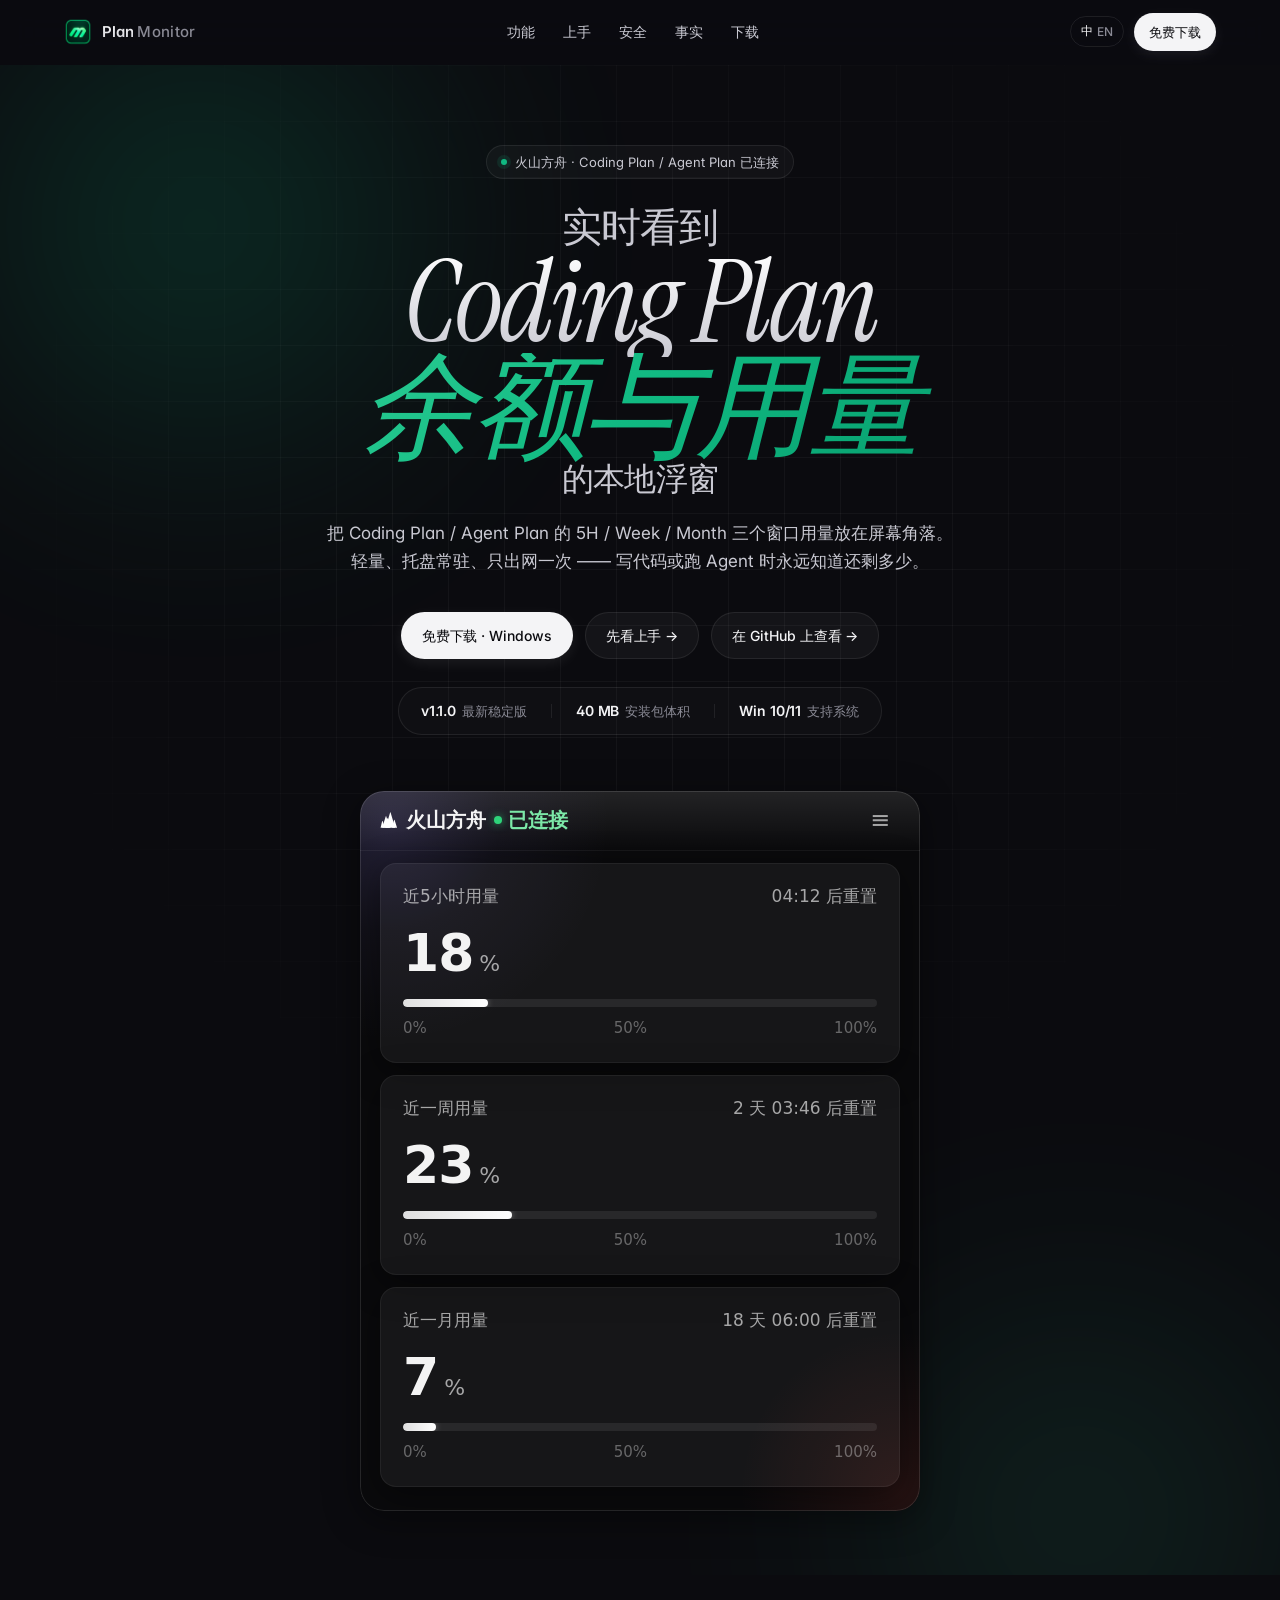
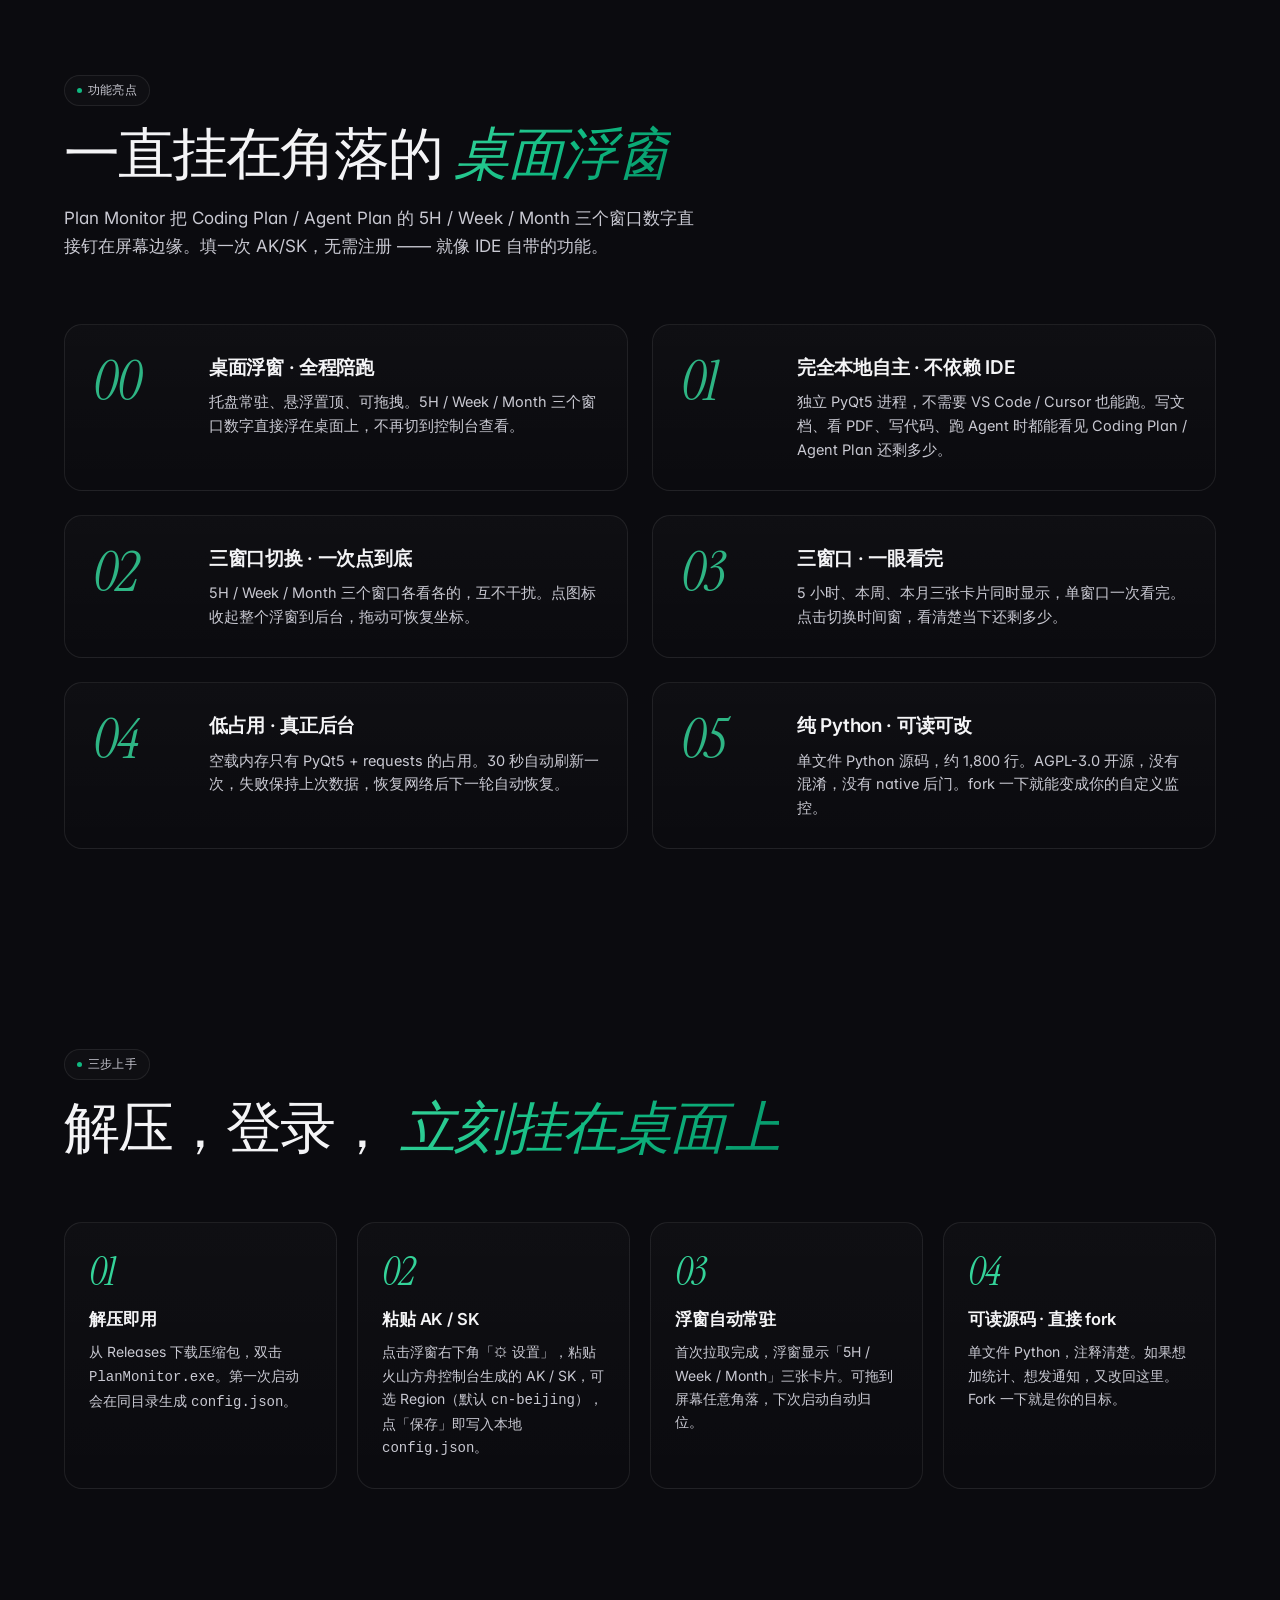
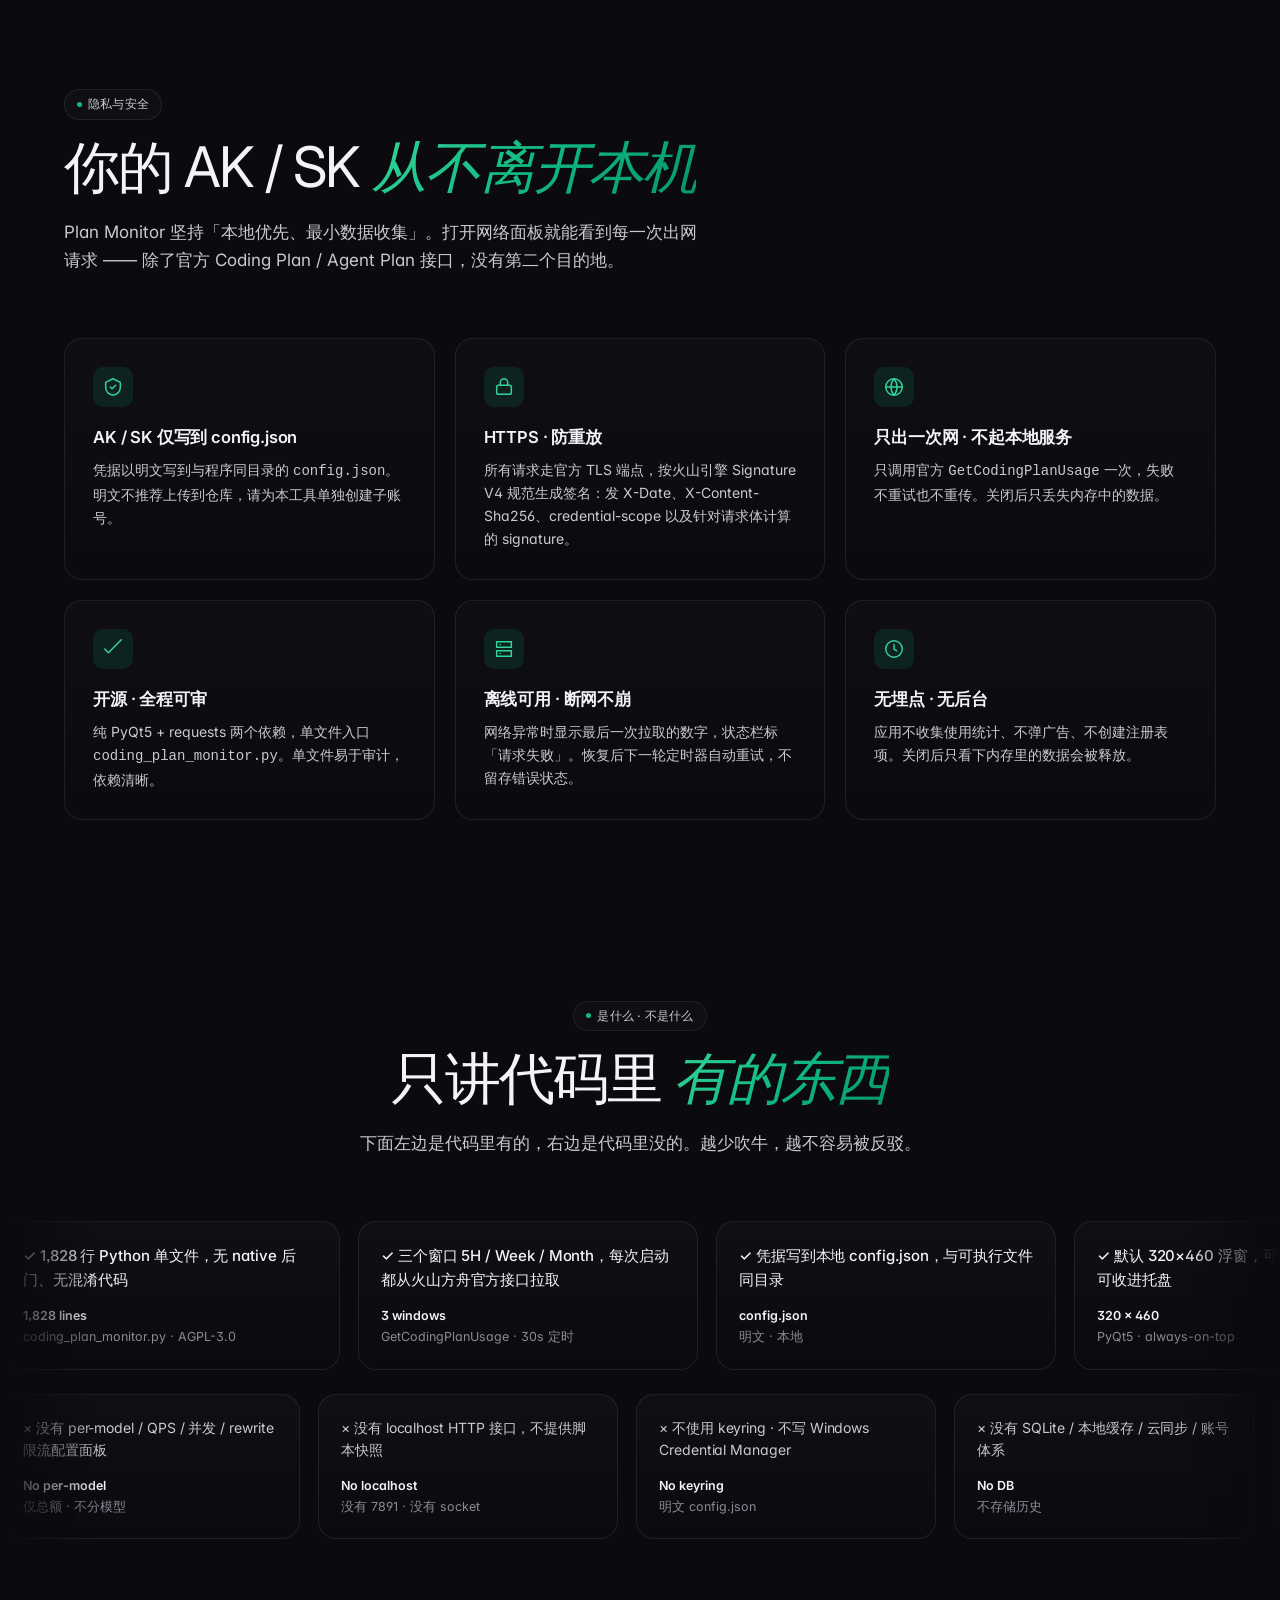
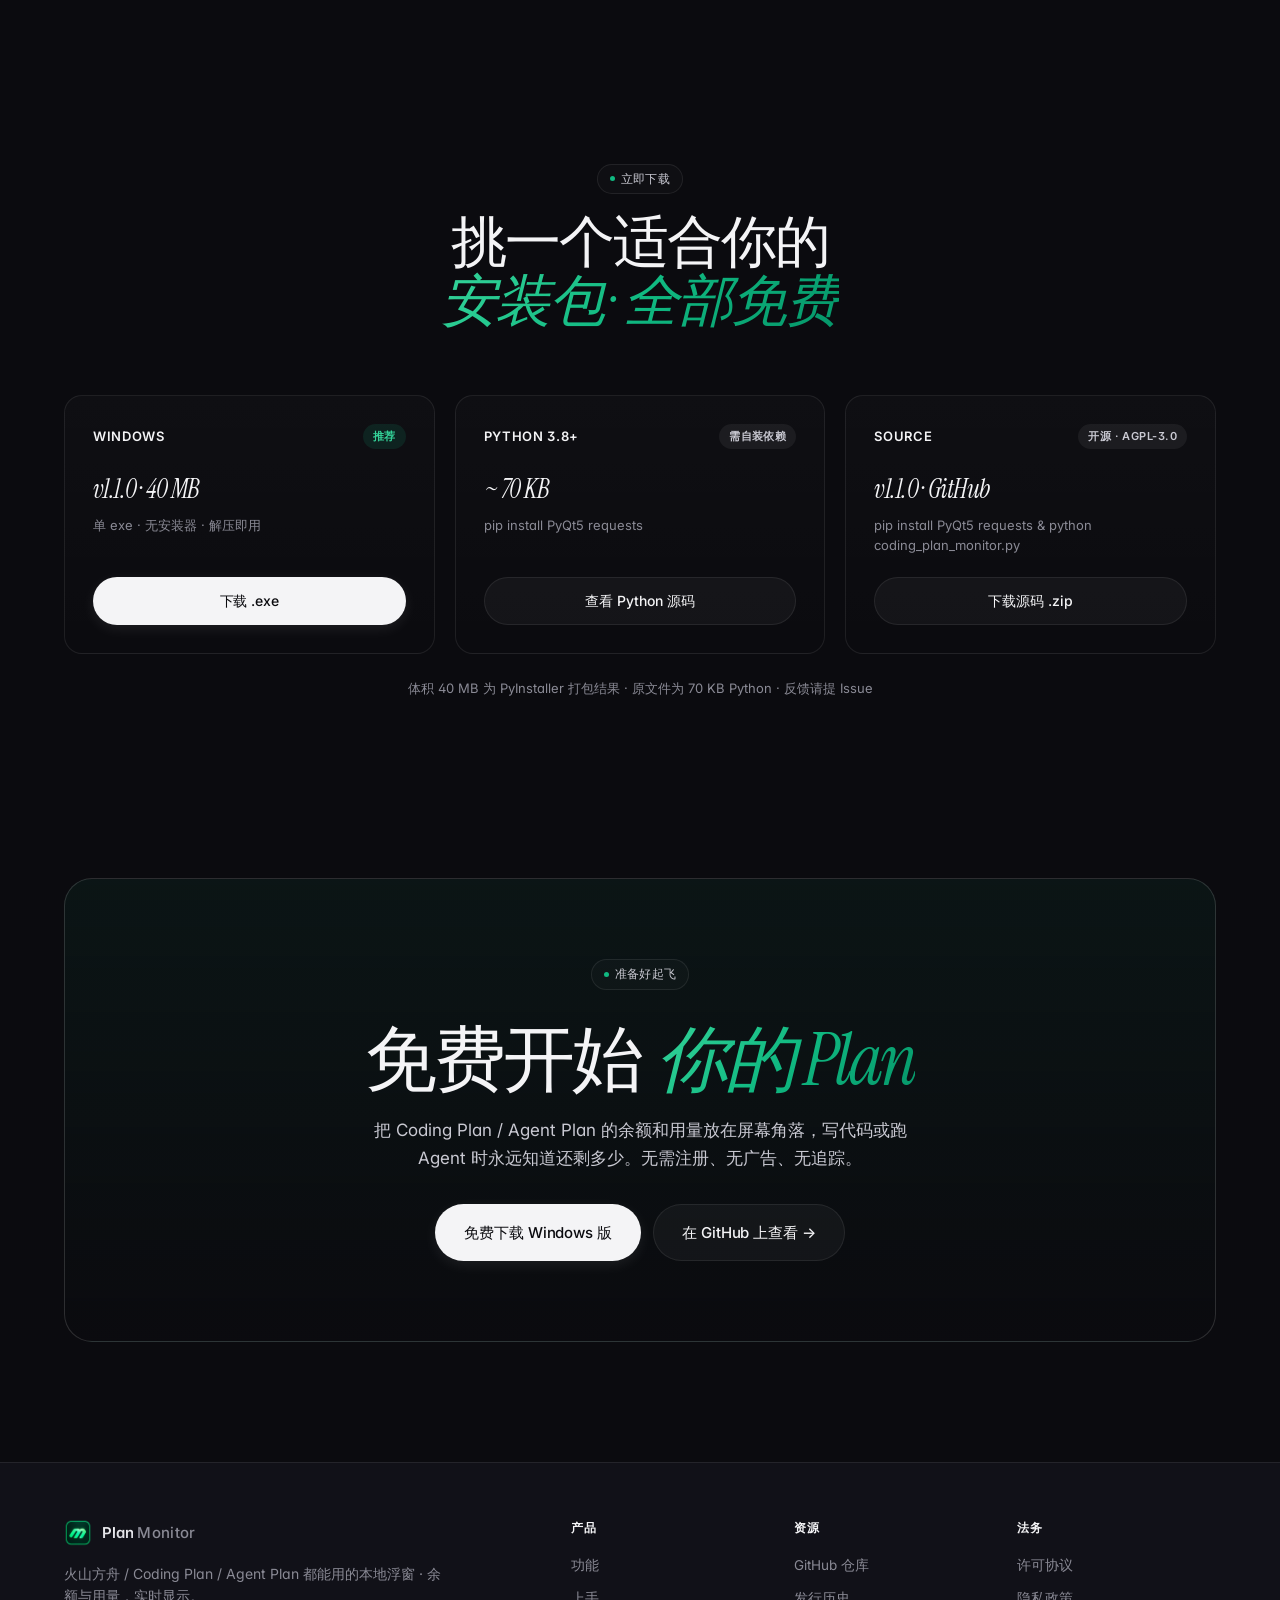
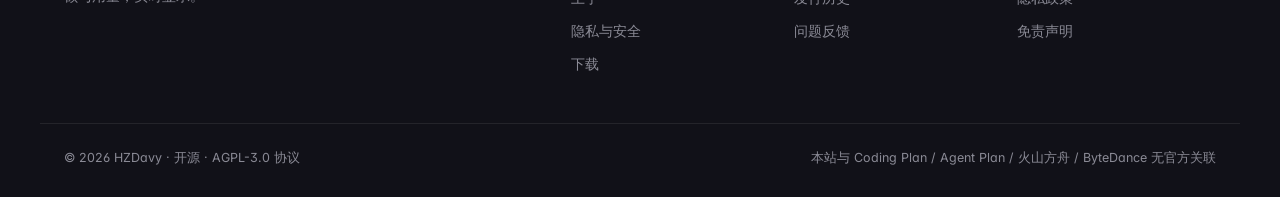
<file: index.html>
<!DOCTYPE html>
<html lang="zh-CN">
<head>
<meta charset="UTF-8">
<meta name="viewport" content="width=device-width,initial-scale=1.0">
<title>Plan Monitor · Ship Faster with Local-First HUD</title>
<meta name="description" content="Plan Monitor - 火山方舟 Coding Plan / Agent Plan 的本地浮窗，AK/SK 不离开本机。">
<meta name="theme-color" content="#0B0B0F">
<meta property="og:title" content="Plan Monitor">
<meta property="og:description" content="Local desktop HUD for Volcengine Coding Plan & Agent Plan. AK/SK never leaves your machine.">
<meta property="og:type" content="website">
<link rel="preconnect" href="https://fonts.googleapis.com">
<link rel="preconnect" href="https://fonts.gstatic.com" crossorigin="anonymous">
<link href="https://fonts.googleapis.com/css2?family=Inter:wght@300;400;500;600;700&family=Instrument+Serif:ital@0;1&display=swap" rel="stylesheet">
<link rel="icon" type="image/svg+xml" href="docs/favicon.svg">
<link rel="stylesheet" href="assets/style.css">
</head>
<body>
<nav class="nav" id="nav">
  <div class="container nav-inner">
    <a class="brand" href="#top" aria-label="Plan Monitor">
      <span class="brand-mark"><img src="docs/logo.svg" alt="Plan Monitor"></span>
      <span class="brand-text"><span class="brand-text-1">Plan</span><span class="brand-text-2">Monitor</span></span>
    </a>
    <ul class="nav-links" role="menubar">
      <li><a href="#features"><span class="zh">功能</span><span class="en">Features</span></a></li>
      <li><a href="#how"><span class="zh">上手</span><span class="en">How</span></a></li>
      <li><a href="#trust"><span class="zh">安全</span><span class="en">Trust</span></a></li>
      <li><a href="#proof"><span class="zh">事实</span><span class="en">Proof</span></a></li>
      <li><a href="#download"><span class="zh">下载</span><span class="en">Download</span></a></li>
    </ul>
    <div class="nav-right">
      <button class="lang-switch" id="langSwitch" aria-label="Switch language"><span class="lang-on">中</span><span class="lang-off">EN</span></button>
      <a class="btn-primary btn-sm" href="#download"><span class="zh">免费下载</span><span class="en">Download Free</span></a>
    </div>
  </div>
</nav>
<header class="hero" id="top">
  <div class="hero-bg" aria-hidden="true">
    <div class="bg-grid"></div>
    <div class="bg-glow bg-glow-1"></div>
    <div class="bg-glow bg-glow-2"></div>
  </div>
  <div class="container hero-inner">
    <div class="hero-eyebrow">
      <span class="hero-eyebrow-dot"></span>
      <span class="zh">火山方舟 · Coding Plan / Agent Plan 已连接</span>
      <span class="en">Volcengine · Coding Plan / Agent Plan connected</span>
    </div>
    <h1 class="hero-title">
      <span class="zh hero-line">实时看到</span>
      <span class="en hero-line">Always see</span>
      <span class="hero-display"><span class="zh">Coding Plan</span><span class="en">Coding Plan</span></span>
      <span class="hero-display-i"><span class="zh">余额与用量</span><span class="en">balance & usage</span></span>
      <span class="zh hero-line-small">的本地浮窗</span>
      <span class="en hero-line-small">on your desktop</span>
    </h1>
    <p class="hero-sub">
      <span class="zh">把 Coding Plan / Agent Plan 的 5H / Week / Month 三个窗口用量放在屏幕角落。轻量、托盘常驻、只出网一次 —— 写代码或跑 Agent 时永远知道还剩多少。</span>
      <span class="en">A tiny always-on-top HUD for Coding Plan & Agent Plan. Three windows — 5H, Week, Month — pinned to the corner while you ship. One outbound call.</span>
    </p>
    <div class="hero-cta">
      <a class="btn-primary" href="#download">
        <span class="zh">免费下载 · Windows</span>
        <span class="en">Download Free · Windows</span>
      </a>
      <a class="btn-ghost" href="#how">
        <span class="zh">先看上手 →</span>
        <span class="en">See how it works →</span>
      </a>
      <a class="btn-ghost" href="https://github.com/HZDavy/PlanMonitor" target="_blank" rel="noopener">
        <span class="zh">在 GitHub 上查看 →</span>
        <span class="en">View on GitHub →</span>
      </a>
    </div>
    <div class="hero-meta">
      <div class="hero-meta-item"><strong>v1.1.0</strong><span class="zh">最新稳定版</span><span class="en">Latest stable</span></div>
      <div class="hero-meta-divider"></div>
      <div class="hero-meta-item"><strong>40 MB</strong><span class="zh">安装包体积</span><span class="en">Installer size</span></div>
      <div class="hero-meta-divider"></div>
      <div class="hero-meta-item"><strong>Win 10/11</strong><span class="zh">支持系统</span><span class="en">Supported OS</span></div>
    </div>
  <div class="hero-mock" aria-hidden="true">
    <div class="mock-window">
      <div class="mock-brand">
        <span class="mock-logo" aria-hidden="true"><svg xmlns="http://www.w3.org/2000/svg" viewBox="0 0 24 24" fill="none">
  <g clip-path="url(#arkIcon_svg__a)">
    <mask id="arkIcon_svg__b" width="7" height="11" x="0" y="12" maskUnits="userSpaceOnUse" style="mask-type: luminance;">
      <path fill="#fff" d="M0.748 22.254h5.544L3.519 13.22a.318.318 0 0 0-.606 0z"/>
    </mask>
    <g mask="url(#arkIcon_svg__b)">
      <path fill="#FFFFFF" d="M7.041 12.604H0v10.004h7.041z"/>
    </g>
    <mask id="arkIcon_svg__c" width="9" height="12" x="15" y="11" maskUnits="userSpaceOnUse" style="mask-type: luminance;">
      <path fill="#fff" d="M16.173 22.266h6.562L19.358 11.624a.318.318 0 0 0-.607 0z"/>
    </mask>
    <g mask="url(#arkIcon_svg__c)">
      <path fill="#FFFFFF" d="M23.489 11.008h-8.06v11.611h8.06z"/>
    </g>
    <mask id="arkIcon_svg__d" width="14" height="22" x="7" y="1" maskUnits="userSpaceOnUse" style="mask-type: luminance;">
      <path fill="#fff" d="M7.412 22.265h12.78L14.105 1.956a.315.315 0 0 0-.4-.205.32.32 0 0 0-.206.205z"/>
    </mask>
    <g mask="url(#arkIcon_svg__d)">
      <path fill="#FFFFFF" d="M20.946 1.34H6.668v21.279h14.278z"/>
    </g>
    <mask id="arkIcon_svg__e" width="12" height="17" x="2" y="6" maskUnits="userSpaceOnUse" style="mask-type: luminance;">
      <path fill="#fff" d="M3.286 22.267h9.48L8.328 7.113a.315.315 0 0 0-.401-.206.32.32 0 0 0-.206.206L2.883 22.267z"/>
    </mask>
    <g mask="url(#arkIcon_svg__e)">
      <path fill="#FFFFFF" d="M13.516 6.496H2.539v16.125h10.977z"/>
    </g>
    <mask id="arkIcon_svg__f" width="10" height="14" x="5" y="9" maskUnits="userSpaceOnUse" style="mask-type: luminance;">
      <path fill="#fff" d="M6.134 22.267h7.894L10.384 9.68a.315.315 0 0 0-.603 0L5.738 22.267z"/>
    </mask>
    <g mask="url(#arkIcon_svg__f)">
      <path fill="#FFFFFF" d="M14.785 9.066h-9.39v13.555h9.39z"/>
    </g>
  </g>
  <defs><clipPath id="arkIcon_svg__a"><path fill="#fff" d="M0 0h24v24H0z"/></clipPath></defs>
</svg></span>
        <span class="mock-brand-name">
          <span class="zh">火山方舟</span><span class="en">Volcengine Ark</span>
        </span>
        <span class="mock-brand-status"><i class="dot d-green"></i><span class="zh">已连接</span><span class="en">Connected</span></span>
        <span class="mock-hamburger" aria-hidden="true">≡</span>
      </div>

      <div class="mock-card" data-card="session">
        <div class="mock-card-row">
          <span class="mock-card-title"><span class="zh">近5小时用量</span><span class="en">Last 5 hours</span></span>
          <span class="mock-card-reset"><span class="zh">04:12 后重置</span><span class="en">Resets in 4h12m</span></span>
        </div>
        <div class="mock-card-big"><span class="num">18</span><span class="unit">%</span></div>
        <div class="mock-bar"><div class="mock-bar-fill" style="width:18%"></div></div>
        <div class="mock-scale"><span>0%</span><span>50%</span><span>100%</span></div>
      </div>

      <div class="mock-card" data-card="weekly">
        <div class="mock-card-row">
          <span class="mock-card-title"><span class="zh">近一周用量</span><span class="en">Last week</span></span>
          <span class="mock-card-reset"><span class="zh">2 天 03:46 后重置</span><span class="en">Resets in 2d 3h</span></span>
        </div>
        <div class="mock-card-big"><span class="num">23</span><span class="unit">%</span></div>
        <div class="mock-bar"><div class="mock-bar-fill" style="width:23%"></div></div>
        <div class="mock-scale"><span>0%</span><span>50%</span><span>100%</span></div>
      </div>

      <div class="mock-card" data-card="monthly">
        <div class="mock-card-row">
          <span class="mock-card-title"><span class="zh">近一月用量</span><span class="en">Last month</span></span>
          <span class="mock-card-reset"><span class="zh">18 天 06:00 后重置</span><span class="en">Resets in 18d 6h</span></span>
        </div>
        <div class="mock-card-big"><span class="num">7</span><span class="unit">%</span></div>
        <div class="mock-bar"><div class="mock-bar-fill" style="width:7%"></div></div>
        <div class="mock-scale"><span>0%</span><span>50%</span><span>100%</span></div>
      </div>
    </div>
  </div>
</div>
</header>

<section class="section section-features" id="features">
  <div class="container">
    <div class="section-head">
      <div class="kicker"><span class="zh">功能亮点</span><span class="en">What You'll Unlock</span></div>
      <h2 class="section-title">
        <span class="zh">一直挂在角落的</span>
        <span class="en">Once you ship,</span>
        <span class="i"><span class="zh">桌面浮窗</span><span class="en">no going back</span></span>
      </h2>
      <p class="section-sub">
        <span class="zh">Plan Monitor 把 Coding Plan / Agent Plan 的 5H / Week / Month 三个窗口数字直接钉在屏幕边缘。填一次 AK/SK，无需注册 —— 就像 IDE 自带的功能。</span>
        <span class="en">Plan Monitor pins the numbers that matter to the corner of your screen. Zero code, one-second sign-in — it should ship with every IDE.</span>
      </p>
    </div>

    <div class="features-grid">
      <article class="feature">
        <div class="feature-num">00</div>
        <div class="feature-body">
          <h3 class="feature-title"><span class="zh">桌面浮窗 · 全程陪跑</span><span class="en">Always-on HUD · always-on-top</span></h3>
          <p class="feature-desc">
            <span class="zh">托盘常驻、悬浮置顶、可拖拽。5H / Week / Month 三个窗口数字直接浮在桌面上，不再切到控制台查看。</span>
            <span class="en">Lives in the tray, snaps to top, draggable by mouse. 5H / Week / Month sit right next to your editor — no more tab-juggling.</span>
          </p>
        </div>
      </article>

      <article class="feature">
        <div class="feature-num">01</div>
        <div class="feature-body">
          <h3 class="feature-title"><span class="zh">完全本地自主 · 不依赖 IDE</span><span class="en">Fully autonomous · IDE-free</span></h3>
          <p class="feature-desc">
            <span class="zh">独立 PyQt5 进程，不需要 VS Code / Cursor 也能跑。写文档、看 PDF、写代码、跑 Agent 时都能看见 Coding Plan / Agent Plan 还剩多少。</span>
            <span class="en">A standalone PyQt5 process — runs even without VS Code or Cursor. Watch the budget while you write docs, read PDFs, code, or run agents.</span>
          </p>
        </div>
      </article>

      <article class="feature">
        <div class="feature-num">02</div>
        <div class="feature-body">
          <h3 class="feature-title"><span class="zh">三窗口切换 · 一次点到底</span><span class="en">Three windows · one click</span></h3>
          <p class="feature-desc">
            <span class="zh">5H / Week / Month 三个窗口各看各的，互不干扰。点图标收起整个浮窗到后台，拖动可恢复坐标。</span>
            <span class="en">5H, Week and Month sit in three windows — switch with one click. Tray the whole HUD when you don't need it.</span>
          </p>
        </div>
      </article>

      <article class="feature">
        <div class="feature-num">03</div>
        <div class="feature-body">
          <h3 class="feature-title"><span class="zh">三窗口 · 一眼看完</span><span class="en">Three windows · one glance</span></h3>
          <p class="feature-desc">
            <span class="zh">5 小时、本周、本月三张卡片同时显示，单窗口一次看完。点击切换时间窗，看清楚当下还剩多少。</span>
            <span class="en">Three cards side by side — 5H, Week, Month. Click to switch the time window and see exactly what&#39;s left.</span>
          </p>
        </div>
      </article>

      <article class="feature">
        <div class="feature-num">04</div>
        <div class="feature-body">
          <h3 class="feature-title"><span class="zh">低占用 · 真正后台</span><span class="en">Tiny footprint · true background</span></h3>
          <p class="feature-desc">
            <span class="zh">空载内存只有 PyQt5 + requests 的占用。30 秒自动刷新一次，失败保持上次数据，恢复网络后下一轮自动恢复。</span>
            <span class="en">Just PyQt5 + requests. Polls every 30s. On failure the last values stay on screen; the next successful poll recovers.</span>
          </p>
        </div>
      </article>

      <article class="feature">
        <div class="feature-num">05</div>
        <div class="feature-body">
          <h3 class="feature-title"><span class="zh">纯 Python · 可读可改</span><span class="en">Pure Python · readable & modifiable</span></h3>
          <p class="feature-desc">
            <span class="zh">单文件 Python 源码，约 1,800 行。AGPL-3.0 开源，没有混淆，没有 native 后门。fork 一下就能变成你的自定义监控。</span>
            <span class="en">A single ~1,800-line Python file, AGPL-3.0 licensed, no obfuscation, no native backdoor. Fork it and make it yours.</span>
          </p>
        </div>
      </article>
    </div>
  </div>
</section>
<section class="section section-how" id="how">
  <div class="container">
    <div class="section-head">
      <div class="kicker"><span class="zh">三步上手</span><span class="en">How it works</span></div>
      <h2 class="section-title">
        <span class="zh">解压，登录，</span>
        <span class="en">Unzip, sign in,</span>
        <span class="i"><span class="zh">立刻挂在桌面上</span><span class="en">it just sits there</span></span>
      </h2>
    </div>

    <ol class="steps">
      <li class="step">
        <div class="step-num">01</div>
        <div class="step-body">
          <h3><span class="zh">解压即用</span><span class="en">Unzip &amp; open</span></h3>
          <p><span class="zh">从 Releases 下载压缩包，双击 <code>PlanMonitor.exe</code>。第一次启动会在同目录生成 <code>config.json</code>。</span><span class="en">Download the archive from Releases and double-click <code>PlanMonitor.exe</code>. First run creates <code>config.json</code> next to it.</span></p>
        </div>
      </li>
      <li class="step">
        <div class="step-num">02</div>
        <div class="step-body">
          <h3><span class="zh">粘贴 AK / SK</span><span class="en">Paste AK / SK</span></h3>
          <p><span class="zh">点击浮窗右下角「⚙ 设置」，粘贴火山方舟控制台生成的 AK / SK，可选 Region（默认 <code>cn-beijing</code>），点「保存」即写入本地 <code>config.json</code>。</span><span class="en">Click ⚙ Settings, paste Access Key ID + Secret Access Key, set Region if needed (default <code>cn-beijing</code>), Save. Credentials are written to <code>config.json</code> next to the exe.</span></p>
        </div>
      </li>
      <li class="step">
        <div class="step-num">03</div>
        <div class="step-body">
          <h3><span class="zh">浮窗自动常驻</span><span class="en">HUD stays on top</span></h3>
          <p><span class="zh">首次拉取完成，浮窗显示「5H / Week / Month」三张卡片。可拖到屏幕任意角落，下次启动自动归位。</span><span class="en">First pull completes, the HUD shows three cards — 5H, Week, Month. Drag anywhere; the position is remembered.</span></p>
        </div>
      </li>
      <li class="step">
        <div class="step-num">04</div>
        <div class="step-body">
          <h3><span class="zh">可读源码 · 直接 fork</span><span class="en">Readable · fork it</span></h3>
          <p><span class="zh">单文件 Python，注释清楚。如果想加统计、想发通知，又改回这里。Fork 一下就是你的目标。</span><span class="en">A single Python file with clear comments. Want extra stats, notifications, a hotkey? Fork it.</span></p>
        </div>
      </li>
    </ol>
  </div>
</section>
<section class="section section-trust" id="trust">
  <div class="container">
    <div class="section-head">
      <div class="kicker"><span class="zh">隐私与安全</span><span class="en">Privacy &amp; Security</span></div>
      <h2 class="section-title">
        <span class="zh">你的 AK / SK</span>
        <span class="en">Your AK / SK</span>
        <span class="i"><span class="zh">从不离开本机</span><span class="en">never leaves your machine</span></span>
      </h2>
      <p class="section-sub">
        <span class="zh">Plan Monitor 坚持「本地优先、最小数据收集」。打开网络面板就能看到每一次出网请求 —— 除了官方 Coding Plan / Agent Plan 接口，没有第二个目的地。</span>
        <span class="en">Local-first. Minimal collection. Open DevTools and watch every outbound request — the only destination is the official Coding Plan / Agent Plan endpoint.</span>
      </p>
    </div>

    <div class="trust-grid">
      <article class="trust-card">
        <div class="trust-icon">
          <svg viewBox="0 0 24 24" fill="none" stroke="currentColor" stroke-width="1.6"><path d="M12 3l8 4v5c0 5-3.5 8-8 9-4.5-1-8-4-8-9V7l8-4z" stroke-linejoin="round"/><path d="M9 12l2 2 4-4" stroke-linecap="round" stroke-linejoin="round"/></svg>
        </div>
        <h3><span class="zh">AK / SK 仅写到 config.json</span><span class="en">AK / SK in config.json</span></h3>
        <p><span class="zh">凭据以明文写到与程序同目录的 <code>config.json</code>。明文不推荐上传到仓库，请为本工具单独创建子账号。</span><span class="en">Credentials are saved in plaintext to <code>config.json</code> next to the exe. Don't commit it — use a dedicated sub-account.</span></p>
      </article>

      <article class="trust-card">
        <div class="trust-icon">
          <svg viewBox="0 0 24 24" fill="none" stroke="currentColor" stroke-width="1.6"><rect x="4" y="10" width="16" height="10" rx="2"/><path d="M8 10V7a4 4 0 1 1 8 0v3" stroke-linecap="round"/></svg>
        </div>
        <h3><span class="zh">HTTPS · 防重放</span><span class="en">HTTPS · anti-replay</span></h3>
        <p><span class="zh">所有请求走官方 TLS 端点，按火山引擎 Signature V4 规范生成签名：发 X-Date、X-Content-Sha256、credential-scope 以及针对请求体计算的 signature。</span><span class="en">All calls go over TLS to the official endpoint. Signed per Volcengine Signature V4 — X-Date, X-Content-Sha256, credential-scope and a signature computed over the request body.</span></p>
      </article>

      <article class="trust-card">
        <div class="trust-icon">
          <svg viewBox="0 0 24 24" fill="none" stroke="currentColor" stroke-width="1.6"><circle cx="12" cy="12" r="9"/><path d="M3 12h18M12 3a14 14 0 0 1 0 18M12 3a14 14 0 0 0 0 18" stroke-linecap="round"/></svg>
        </div>
        <h3><span class="zh">只出一次网 · 不起本地服务</span><span class="en">One call · no local server</span></h3>
        <p><span class="zh">只调用官方 <code>GetCodingPlanUsage</code> 一次，失败不重试也不重传。关闭后只丢失内存中的数据。</span><span class="en">Only one outbound call: <code>GetCodingPlanUsage</code>. No local cache, no local server, no retries. Closing the app discards the in-memory data.</span></p>
      </article>

      <article class="trust-card">
        <div class="trust-icon">
          <svg viewBox="0 0 24 24" fill="none" stroke="currentColor" stroke-width="1.6"><path d="M3 12l4 4 14-14" stroke-linecap="round" stroke-linejoin="round"/></svg>
        </div>
        <h3><span class="zh">开源 · 全程可审</span><span class="en">Open source · fully auditable</span></h3>
        <p><span class="zh">纯 PyQt5 + requests 两个依赖，单文件入口 <code>coding_plan_monitor.py</code>。单文件易于审计，依赖清晰。</span><span class="en">Only PyQt5 + requests. Single <code>coding_plan_monitor.py</code> entry. Easy to audit, minimal dependencies.</span></p>
      </article>

      <article class="trust-card">
        <div class="trust-icon">
          <svg viewBox="0 0 24 24" fill="none" stroke="currentColor" stroke-width="1.6"><path d="M4 4h16v6H4zM4 14h16v6H4z"/><path d="M8 7h.01M8 17h.01" stroke-linecap="round"/></svg>
        </div>
        <h3><span class="zh">离线可用 · 断网不崩</span><span class="en">Offline-resilient</span></h3>
        <p><span class="zh">网络异常时显示最后一次拉取的数字，状态栏标「请求失败」。恢复后下一轮定时器自动重试，不留存错误状态。</span><span class="en">On failure the HUD keeps showing the last values and shows a &#39;request failed&#39; badge. The next timer tick retries — no stale error sticks around.</span></p>
      </article>

      <article class="trust-card">
        <div class="trust-icon">
          <svg viewBox="0 0 24 24" fill="none" stroke="currentColor" stroke-width="1.6"><circle cx="12" cy="12" r="9"/><path d="M12 7v5l3 2" stroke-linecap="round"/></svg>
        </div>
        <h3><span class="zh">无埋点 · 无后台</span><span class="en">No telemetry · no background</span></h3>
        <p><span class="zh">应用不收集使用统计、不弹广告、不创建注册表项。关闭后只看下内存里的数据会被释放。</span><span class="en">No usage stats, no ads, no registry entries. Closing the app releases the in-memory data.</span></p>
      </article>
    </div>
  </div>
</section>
<section class="section section-loved" id="proof">
  <div class="container">
    <div class="section-head section-head-center">
      <div class="kicker"><span class="zh">是什么 · 不是什么</span><span class="en">What it is · what it isn&#39;t</span></div>
      <h2 class="section-title">
        <span class="zh">只讲代码里</span>
        <span class="en">Only what&#39;s</span>
        <span class="i"><span class="zh">有的东西</span><span class="en">actually there</span></span>
      </h2>
      <p class="section-sub">
        <span class="zh">下面左边是代码里有的，右边是代码里没的。越少吹牛，越不容易被反驳。</span>
        <span class="en">Left: things the code actually does. Right: things the code does NOT do. The fewer promises, the harder to disprove.</span>
      </p>
    </div>
  </div>
  <div class="marquee marquee-row-1" aria-hidden="false">
    <div class="marquee-track">
      <article class="quote"><p>✓ 1,828 行 Python 单文件，无 native 后门、无混淆代码</p><div class="who"><strong>1,828 lines</strong><span>coding_plan_monitor.py · AGPL-3.0</span></div></article>
      <article class="quote"><p>✓ 三个窗口 5H / Week / Month，每次启动都从火山方舟官方接口拉取</p><div class="who"><strong>3 windows</strong><span>GetCodingPlanUsage · 30s 定时</span></div></article>
      <article class="quote"><p>✓ 凭据写到本地 config.json，与可执行文件同目录</p><div class="who"><strong>config.json</strong><span>明文 · 本地</span></div></article>
      <article class="quote"><p>✓ 默认 320×460 浮窗，可拖拽、可置顶、可收进托盘</p><div class="who"><strong>320 × 460</strong><span>PyQt5 · always-on-top</span></div></article>
      <article class="quote"><p>✓ 签名走火山引擎 SigV4：X-Date / X-Content-Sha256 / credential-scope</p><div class="who"><strong>SigV4</strong><span>HMAC-SHA256 · 请求体</span></div></article>
      <article class="quote"><p>✓ 一个出站接口，失败保持显示，不重试不重传</p><div class="who"><strong>One call</strong><span>ark.cn-beijing.volcengineapi.com</span></div></article>
      <article class="quote"><p>✓ Windows 10/11 · x64 · PyInstaller 打包为单 exe</p><div class="who"><strong>Win x64</strong><span>Python 3.8+ · PyInstaller</span></div></article>
      <article class="quote"><p>✓ v1.1.0 当前发布版 · 体积 40 MB · 无安装器</p><div class="who"><strong>v1.1.0</strong><span>40 MB · 单文件</span></div></article>
    </div>
  </div>
  <div class="marquee marquee-row-2" aria-hidden="false">
    <div class="marquee-track reverse">
      <article class="quote sm"><p>× 没有 per-model / QPS / 并发 / rewrite 限流配置面板</p><div class="who"><strong>No per-model</strong><span>仅总额 · 不分模型</span></div></article>
      <article class="quote sm"><p>× 没有 localhost HTTP 接口，不提供脚本快照</p><div class="who"><strong>No localhost</strong><span>没有 7891 · 没有 socket</span></div></article>
      <article class="quote sm"><p>× 不使用 keyring · 不写 Windows Credential Manager</p><div class="who"><strong>No keyring</strong><span>明文 config.json</span></div></article>
      <article class="quote sm"><p>× 没有 SQLite / 本地缓存 / 云同步 / 账号体系</p><div class="who"><strong>No DB</strong><span>不存储历史</span></div></article>
      <article class="quote sm"><p>× 不支持 macOS / Linux（代码里使用了 Windows API）</p><div class="who"><strong>Windows only</strong><span>ctypes.wintypes</span></div></article>
      <article class="quote sm"><p>× 没有开机自启 · 没有注册表项 · 没有后台常驻</p><div class="who"><strong>No autostart</strong><span>手动启动</span></div></article>
      <article class="quote sm"><p>× 没有 CI 自动签名 · 仓库里没有 .github 目录</p><div class="who"><strong>No CI</strong><span>手工发布</span></div></article>
      <article class="quote sm"><p>× 没有用户评价 · 没有头像 · 没有名字 · 如有真实反馈会附 GitHub ID</p><div class="who"><strong>No reviews</strong><span>不发假口碑</span></div></article>
    </div>
  </div>
</section>
<section class="section section-download" id="download">
  <div class="container">
    <div class="section-head section-head-center">
      <div class="kicker"><span class="zh">立即下载</span><span class="en">Get it now</span></div>
      <h2 class="section-title">
        <span class="zh">挑一个适合你的</span>
        <span class="en">Pick the one</span>
        <span class="i"><span class="zh">安装包 · 全部免费</span><span class="en">that fits · all free</span></span>
      </h2>
    </div>

    <div class="dl-grid">
      <article class="dl-card">
        <div class="dl-card-head">
          <span class="dl-os">Windows</span>
          <span class="dl-tag"><span class="zh">推荐</span><span class="en">Recommended</span></span>
        </div>
        <div class="dl-card-body">
          <div class="dl-ver">v1.1.0 · 40 MB</div>
          <div class="dl-os-req"><span class="zh">单 exe · 无安装器 · 解压即用</span><span class="en">Single exe · no installer</span></div>
        </div>
        <a class="btn-primary btn-block" href="https://github.com/HZDavy/PlanMonitor/releases/latest/download/PlanMonitor.exe" target="_blank" rel="noopener">
          <span class="zh">下载 .exe</span>
          <span class="en">Download .exe</span>
        </a>
      </article>

      <article class="dl-card dl-card-portable">
        <div class="dl-card-head">
          <span class="dl-os">Python 3.8+</span>
          <span class="dl-tag alt"><span class="zh">需自装依赖</span><span class="en">Bring deps</span></span>
        </div>
        <div class="dl-card-body">
          <div class="dl-ver">~ 70 KB</div>
          <div class="dl-os-req"><span class="zh">pip install PyQt5 requests</span><span class="en">pip install PyQt5 requests</span></div>
        </div>
        <a class="btn-ghost btn-block" href="https://github.com/HZDavy/PlanMonitor" target="_blank" rel="noopener">
          <span class="zh">查看 Python 源码</span>
          <span class="en">View Python source</span>
        </a>
      </article>

      <article class="dl-card dl-card-src">
        <div class="dl-card-head">
          <span class="dl-os">Source</span>
          <span class="dl-tag alt"><span class="zh">开源 · AGPL-3.0</span><span class="en">Open · AGPL-3.0</span></span>
        </div>
        <div class="dl-card-body">
          <div class="dl-ver">v1.1.0 · GitHub</div>
          <div class="dl-os-req"><span class="zh">pip install PyQt5 requests &amp; python coding_plan_monitor.py</span><span class="en">pip install PyQt5 requests &amp; python coding_plan_monitor.py</span></div>
        </div>
        <a class="btn-ghost btn-block" href="https://github.com/HZDavy/PlanMonitor/releases/latest" target="_blank" rel="noopener">
          <span class="zh">下载源码 .zip</span>
          <span class="en">Download source .zip</span>
        </a>
      </article>
    </div>

    <p class="dl-note">
      <span class="zh">体积 40 MB 为 PyInstaller 打包结果 · 原文件为 70 KB Python · 反馈请提 Issue</span>
      <span class="en">40 MB exe is PyInstaller output — the source is ~70 KB of Python. File issues on GitHub.</span>
    </p>
  </div>
</section>
<section class="section section-cta">
  <div class="container">
    <div class="cta-card">
      <div class="cta-card-bg" aria-hidden="true"></div>
      <div class="kicker"><span class="zh">准备好起飞</span><span class="en">Ready to ship</span></div>
      <h2 class="cta-title">
        <span class="zh">免费开始</span>
        <span class="en">Get started</span>
        <span class="i"><span class="zh">你的 Plan</span><span class="en">with your Plan</span></span>
      </h2>
      <p class="cta-sub">
        <span class="zh">把 Coding Plan / Agent Plan 的余额和用量放在屏幕角落，写代码或跑 Agent 时永远知道还剩多少。无需注册、无广告、无追踪。</span>
        <span class="en">Pin the numbers that matter to the corner of your screen — know exactly how much Coding Plan / Agent Plan you have while you ship. No signup, no ads, no tracking.</span>
      </p>
      <div class="cta-actions">
        <a class="btn-primary btn-lg" href="#download">
          <span class="zh">免费下载 Windows 版</span>
          <span class="en">Download for Free · Windows</span>
        </a>
        <a class="btn-ghost btn-lg" href="https://github.com/HZDavy/PlanMonitor" target="_blank" rel="noopener">
          <span class="zh">在 GitHub 上查看 →</span>
          <span class="en">View on GitHub →</span>
        </a>
      </div>
    </div>
  </div>
</section>
<footer class="footer">
  <div class="container footer-inner">
    <div class="footer-brand">
      <a class="brand" href="#top">
        <span class="brand-mark"><img src="docs/logo.svg" alt="Plan Monitor"></span>
        <span class="brand-text"><span class="brand-text-1">Plan</span><span class="brand-text-2">Monitor</span></span>
      </a>
      <p class="footer-tag">
        <span class="zh">火山方舟 / Coding Plan / Agent Plan 都能用的本地浮窗 · 余额与用量，实时显示。</span>
        <span class="en">A local HUD for Volcengine Coding Plan &amp; Agent Plan · balance &amp; usage in real time.</span>
      </p>
    </div>
    <div class="footer-cols">
      <div class="footer-col">
        <div class="footer-col-title"><span class="zh">产品</span><span class="en">Product</span></div>
        <a href="#features"><span class="zh">功能</span><span class="en">Features</span></a>
        <a href="#how"><span class="zh">上手</span><span class="en">How it works</span></a>
        <a href="#trust"><span class="zh">隐私与安全</span><span class="en">Privacy</span></a>
        <a href="#download"><span class="zh">下载</span><span class="en">Download</span></a>
      </div>
      <div class="footer-col">
        <div class="footer-col-title"><span class="zh">资源</span><span class="en">Resources</span></div>
        <a href="https://github.com/HZDavy/PlanMonitor" target="_blank" rel="noopener"><span class="zh">GitHub 仓库</span><span class="en">GitHub repo</span></a>
        <a href="https://github.com/HZDavy/PlanMonitor/releases" target="_blank" rel="noopener"><span class="zh">发行历史</span><span class="en">Releases</span></a>
        <a href="https://github.com/HZDavy/PlanMonitor/issues" target="_blank" rel="noopener"><span class="zh">问题反馈</span><span class="en">Issues</span></a>
      </div>
      <div class="footer-col">
        <div class="footer-col-title"><span class="zh">法务</span><span class="en">Legal</span></div>
        <a href="https://github.com/HZDavy/PlanMonitor/blob/main/LICENSE" target="_blank" rel="noopener"><span class="zh">许可协议</span><span class="en">License</span></a>
        <a href="https://github.com/HZDavy/PlanMonitor/blob/main/PRIVACY.md" target="_blank" rel="noopener"><span class="zh">隐私政策</span><span class="en">Privacy</span></a>
        <a href="https://github.com/HZDavy/PlanMonitor/blob/main/DISCLAIMER.md" target="_blank" rel="noopener"><span class="zh">免责声明</span><span class="en">Disclaimer</span></a>
      </div>
    </div>
  </div>
  <div class="container footer-bottom">
    <span class="footer-copy">© 2026 HZDavy · <span class="zh">开源 · AGPL-3.0 协议</span><span class="en">Open source · AGPL-3.0</span></span>
    <span class="footer-build"><span class="zh">本站与 Coding Plan / Agent Plan / 火山方舟 / ByteDance 无官方关联</span><span class="en">Not affiliated with Coding Plan / Agent Plan / Volcengine / ByteDance</span></span>
  </div>
</footer>

<script>
(function () {
  var btn = document.getElementById('langSwitch');
  var saved = null;
  try { saved = localStorage.getItem('cpm.lang'); } catch (e) {}
  if (saved === 'en') document.body.classList.add('lang-en');
  function setLang(en) {
    document.body.classList.toggle('lang-en', en);
    try { localStorage.setItem('cpm.lang', en ? 'en' : 'zh'); } catch (e) {}
  }
  if (btn) btn.addEventListener('click', function () {
    setLang(!document.body.classList.contains('lang-en'));
  });

  var nav = document.getElementById('nav');
  function onScroll() {
    if (!nav) return;
    if (window.scrollY > 8) nav.classList.add('is-scrolled');
    else nav.classList.remove('is-scrolled');
  }
  window.addEventListener('scroll', onScroll, { passive: true });
  onScroll();

  if ('IntersectionObserver' in window) {
    var io = new IntersectionObserver(function (entries) {
      entries.forEach(function (e) {
        if (e.isIntersecting) {
          e.target.classList.add('is-in');
          io.unobserve(e.target);
        }
      });
    }, { rootMargin: '-40px 0px', threshold: 0.05 });
    document.querySelectorAll('.feature, .step, .trust-card, .dl-card, .cta-card, .section-head, .hero-mock').forEach(function (el) {
      io.observe(el);
    });
  } else {
    document.querySelectorAll('.feature, .step, .trust-card, .dl-card, .cta-card, .section-head, .hero-mock').forEach(function (el) {
      el.classList.add('is-in');
    });
  }

  // mock-window 内部按比例缩放,避免移动端拉伸 / 溢出
  (function () {
    var mock = document.querySelector('.mock-window');
    if (!mock) return;
    var NAT_W = 560;
    function fitMock() {
      var w = mock.getBoundingClientRect().width;
      if (!w) return;
      var u = w / NAT_W;
      if (u > 1) u = 1;
      if (u < 0.55) u = 0.55;
      mock.style.setProperty('--mu', u.toFixed(3));
    }
    fitMock();
    if (typeof ResizeObserver !== 'undefined') {
      new ResizeObserver(fitMock).observe(mock);
    }
    window.addEventListener('resize', fitMock, { passive: true });
    window.addEventListener('orientationchange', fitMock, { passive: true });
  })();

  document.querySelectorAll('a[href^="#"]').forEach(function (a) {
    a.addEventListener('click', function (ev) {
      var id = a.getAttribute('href');
      if (id.length < 2) return;
      var t = document.querySelector(id);
      if (!t) return;
      ev.preventDefault();
      window.scrollTo({ top: t.getBoundingClientRect().top + window.scrollY - 56, behavior: 'smooth' });
    });
  });

  // 跟随鼠标的光晕
  (function () {
    var cards = '.feature, .step, .trust-card, .dl-card, .cta-card';
    var btns = '.btn-primary, .btn-ghost';
    document.addEventListener('mousemove', function (e) {
      var t = e.target;
      var card = t.closest ? t.closest(cards) : null;
      var el = card || (t.closest ? t.closest(btns) : null);
      if (!el) return;
      var r = el.getBoundingClientRect();
      el.style.setProperty('--mx', ((e.clientX - r.left) / r.width * 100).toFixed(1) + '%');
      el.style.setProperty('--my', ((e.clientY - r.top) / r.height * 100).toFixed(1) + '%');
    });
  })();
})();
</script>
</body>
</html>
</file>
<file: assets/style.css>
/* =========================================================================
   Coding Plan Monitor — TRAE-inspired big-company look
   Dark, glass, italic display title, big section numbers, marquee reviews
   ========================================================================= */

:root {
  --bg: #0B0B0F;
  --bg-2: #111118;
  --bg-3: #16161F;
  --line: rgba(255, 255, 255, 0.08);
  --line-2: rgba(255, 255, 255, 0.14);
  --text: #F4F4F6;
  --text-2: #C9C9D2;
  --text-3: #8A8A95;
  --accent: #10B981;
  --accent-2: #059669;
  --accent-3: #34D399;
  --accent-soft: rgba(16, 185, 129, 0.12);
  --grad-1: linear-gradient(135deg, #10B981 0%, #059669 100%);
  --grad-2: linear-gradient(135deg, #34D399 0%, #10B981 50%, #059669 100%);
  --grad-text: linear-gradient(180deg, #FFFFFF 0%, #C9C9D2 100%);
  --shadow-1: 0 1px 2px rgba(0, 0, 0, 0.4), 0 8px 32px rgba(0, 0, 0, 0.4);
  --shadow-2: 0 24px 64px rgba(16, 185, 129, 0.18), 0 8px 32px rgba(0, 0, 0, 0.5);
  --radius: 18px;
  --radius-sm: 12px;
  --radius-lg: 28px;
  --maxw: 1200px;
}

* { box-sizing: border-box; }
html, body { margin: 0; padding: 0; }
html { scroll-behavior: smooth; }

body {
  background: var(--bg);
  color: var(--text);
  font-family: 'Inter', -apple-system, BlinkMacSystemFont, 'PingFang SC', 'Hiragino Sans GB', 'Microsoft YaHei', sans-serif;
  font-feature-settings: 'cv11', 'ss01', 'ss03';
  font-weight: 400;
  line-height: 1.55;
  -webkit-font-smoothing: antialiased;
  -moz-osx-font-smoothing: grayscale;
  overflow-x: hidden;
}

/* Chinese by default; English toggled via body.lang-en */
body.lang-en .zh { display: none !important; }
body:not(.lang-en) .en { display: none !important; }

a { color: inherit; text-decoration: none; }
img, svg { display: block; max-width: 100%; }
button { font-family: inherit; cursor: pointer; }

.container {
  width: 100%;
  max-width: var(--maxw);
  margin: 0 auto;
  padding: 0 24px;
}

/* ===== NAV ===== */
.nav {
  position: sticky;
  top: 0;
  z-index: 50;
  backdrop-filter: blur(20px) saturate(180%);
  -webkit-backdrop-filter: blur(20px) saturate(180%);
  background: rgba(11, 11, 15, 0.6);
  border-bottom: 1px solid transparent;
  transition: border-color .2s ease, background .2s ease;
}
.nav.is-scrolled {
  border-bottom-color: var(--line);
  background: rgba(11, 11, 15, 0.85);
}
.nav-inner {
  display: flex;
  align-items: center;
  justify-content: space-between;
  height: 64px;
  gap: 16px;
}
.brand {
  display: flex;
  align-items: center;
  gap: 10px;
  font-weight: 600;
  letter-spacing: -0.01em;
}
.brand-mark {
  width: 28px;
  height: 28px;
  border-radius: 8px;
  position: relative;
  flex: none;
  overflow: hidden;
  display: block;
}
.brand-mark img {
  width: 100%;
  height: 100%;
  display: block;
  border-radius: 8px;
}
.brand-text {
  display: flex;
  align-items: baseline;
  gap: 4px;
  font-size: 15px;
}
.brand-text-1 {
  background: var(--grad-text);
  -webkit-background-clip: text;
  background-clip: text;
  color: transparent;
  font-weight: 600;
}
.brand-text-2 {
  color: var(--text-3);
  font-weight: 500;
  letter-spacing: 0.02em;
}

.nav-links {
  display: flex;
  align-items: center;
  gap: 4px;
  list-style: none;
  margin: 0;
  padding: 0;
}
.nav-links a {
  display: inline-block;
  padding: 8px 12px;
  border-radius: 8px;
  font-size: 14px;
  color: var(--text-2);
  transition: background .15s ease, color .15s ease;
}
.nav-links a:hover {
  background: rgba(255, 255, 255, 0.05);
  color: var(--text);
}

.nav-right {
  display: flex;
  align-items: center;
  gap: 10px;
}
.lang-switch {
  display: inline-flex;
  align-items: center;
  gap: 4px;
  padding: 6px 10px;
  border: 1px solid var(--line);
  color: var(--text-2);
  background: transparent;
  border-radius: 999px;
  font-size: 12px;
  font-weight: 500;
  transition: border-color .15s ease, color .15s ease, background .15s ease;
}
.lang-switch:hover {
  border-color: var(--line-2);
  color: var(--text);
  background: rgba(255, 255, 255, 0.04);
}
.lang-switch .lang-on { color: var(--text); }
.lang-switch .lang-off { color: var(--text-3); }
body.lang-en .lang-switch .lang-on { color: var(--text-3); }
body.lang-en .lang-switch .lang-off { color: var(--text); }

.gh-stars {
  display: inline-flex;
  align-items: center;
  gap: 6px;
  padding: 6px 12px;
  border: 1px solid var(--line);
  border-radius: 999px;
  background: rgba(255, 255, 255, 0.03);
  color: var(--text-2);
  font-size: 12.5px;
  font-weight: 500;
  letter-spacing: 0.01em;
  text-decoration: none;
  transition: border-color .15s ease, color .15s ease, background .15s ease, transform .15s ease;
  white-space: nowrap;
}
.gh-stars:hover {
  border-color: var(--line-2);
  color: var(--text);
  background: rgba(255, 255, 255, 0.06);
  transform: translateY(-1px);
}
.gh-stars svg { color: var(--accent-2); }
.gh-stars-label { color: var(--text); }
.gh-stars-count {
  padding: 1px 7px;
  border-radius: 999px;
  background: rgba(255, 255, 255, 0.07);
  color: var(--text);
  font-variant-numeric: tabular-nums;
  font-weight: 600;
  min-width: 22px;
  text-align: center;
}

/* ===== BUTTONS ===== */
.btn-primary, .btn-ghost {
  display: inline-flex;
  align-items: center;
  justify-content: center;
  gap: 8px;
  padding: 12px 20px;
  border-radius: 999px;
  font-size: 14px;
  font-weight: 500;
  letter-spacing: -0.005em;
  transition: transform .15s ease, background .15s ease, box-shadow .2s ease, border-color .15s ease;
  border: 1px solid transparent;
  white-space: nowrap;
}
.btn-primary {
  background: var(--text);
  color: #0B0B0F;
  box-shadow: 0 4px 14px rgba(255, 255, 255, 0.08);
}
.btn-primary:hover {
  background: #fff;
  transform: translateY(-1px);
  box-shadow: 0 6px 20px rgba(255, 255, 255, 0.12);
}
.btn-ghost {
  background: rgba(255, 255, 255, 0.04);
  color: var(--text);
  border-color: var(--line);
}
.btn-ghost:hover {
  background: rgba(255, 255, 255, 0.08);
  border-color: var(--line-2);
}
.btn-sm { padding: 8px 14px; font-size: 13px; }
.btn-lg { padding: 16px 28px; font-size: 15px; }
.btn-block { width: 100%; }

/* ===== HERO ===== */
.hero {
  position: relative;
  padding: 80px 0 64px;
  overflow: hidden;
  isolation: isolate;
}
.hero-bg {
  position: absolute;
  inset: 0;
  z-index: -1;
}
.bg-grid {
  position: absolute;
  inset: 0;
  background-image:
    linear-gradient(to right, rgba(255, 255, 255, 0.04) 1px, transparent 1px),
    linear-gradient(to bottom, rgba(255, 255, 255, 0.04) 1px, transparent 1px);
  background-size: 56px 56px;
  mask-image: radial-gradient(ellipse 70% 60% at 50% 30%, #000 30%, transparent 75%);
  -webkit-mask-image: radial-gradient(ellipse 70% 60% at 50% 30%, #000 30%, transparent 75%);
}
.bg-glow {
  position: absolute;
  width: 720px;
  height: 720px;
  border-radius: 50%;
  filter: blur(120px);
  opacity: 0.45;
  pointer-events: none;
}
.bg-glow-1 {
  top: -200px;
  left: -160px;
  background: radial-gradient(circle, rgba(16, 185, 129, 0.6) 0%, transparent 60%);
}
.bg-glow-2 {
  bottom: -300px;
  right: -160px;
  background: radial-gradient(circle, rgba(52, 211, 153, 0.35) 0%, transparent 60%);
}

.hero-inner {
  text-align: center;
  position: relative;
}
.hero-eyebrow {
  display: inline-flex;
  align-items: center;
  gap: 8px;
  padding: 6px 14px;
  border: 1px solid var(--line);
  border-radius: 999px;
  background: rgba(255, 255, 255, 0.03);
  font-size: 13px;
  color: var(--text-2);
  margin-bottom: 28px;
}
.hero-eyebrow-dot {
  width: 6px;
  height: 6px;
  border-radius: 50%;
  background: var(--accent);
  box-shadow: 0 0 0 4px var(--accent-soft);
  animation: pulse 2s ease-in-out infinite;
}
@keyframes pulse {
  0%, 100% { box-shadow: 0 0 0 4px var(--accent-soft); }
  50% { box-shadow: 0 0 0 8px rgba(16, 185, 129, 0.05); }
}

.hero-title {
  font-family: 'Inter', sans-serif;
  font-weight: 400;
  font-size: clamp(40px, 7vw, 88px);
  line-height: 1.02;
  letter-spacing: -0.04em;
  margin: 0 auto 24px;
  max-width: 16ch;
  color: var(--text);
}
.hero-line {
  font-weight: 300;
  display: block;
  font-size: clamp(24px, 3.4vw, 40px);
  letter-spacing: -0.02em;
  color: var(--text-2);
  margin-bottom: 4px;
}
.hero-display, .hero-display-i {
  display: block;
  font-family: 'Instrument Serif', 'Times New Roman', serif;
  font-weight: 400;
  font-style: italic;
  font-size: clamp(56px, 9vw, 120px);
  line-height: 0.95;
  letter-spacing: -0.03em;
  background: var(--grad-text);
  -webkit-background-clip: text;
  background-clip: text;
  color: transparent;
  margin: -4px -10px;
  padding: 0 10px;
}
.hero-display-i {
  background: var(--grad-2);
  -webkit-background-clip: text;
  background-clip: text;
  color: transparent;
}
.hero-line-small {
  display: block;
  font-weight: 400;
  font-size: clamp(20px, 2.8vw, 32px);
  letter-spacing: -0.02em;
  color: var(--text-2);
  margin-top: 4px;
}

.hero-sub {
  max-width: 640px;
  margin: 24px auto 36px;
  font-size: 17px;
  line-height: 1.65;
  color: var(--text-2);
}

.hero-cta {
  display: flex;
  justify-content: center;
  gap: 12px;
  flex-wrap: wrap;
}

.hero-meta {
  display: inline-flex;
  align-items: center;
  gap: 24px;
  margin-top: 28px;
  padding: 12px 22px;
  border: 1px solid var(--line);
  border-radius: 999px;
  background: rgba(255, 255, 255, 0.02);
  font-size: 12.5px;
  color: var(--text-3);
}
.hero-meta-item {
  display: inline-flex;
  align-items: baseline;
  gap: 6px;
}
.hero-meta-item strong {
  color: var(--text);
  font-weight: 600;
  font-size: 14px;
  letter-spacing: -0.01em;
}
.hero-meta-divider {
  width: 1px;
  height: 14px;
  background: var(--line);
}

/* ===== HERO MOCK ===== */
.hero-mock {
  margin: 56px auto 0;
  width: 100%;
  max-width: 560px;
  min-height: 0;
  display: flex;
  align-items: flex-start;
  justify-content: center;
  perspective: 1600px;
  opacity: 0;
  transform: translateY(24px);
  transition: opacity .8s ease, transform .8s ease;
}
.hero-mock.is-in {
  opacity: 1;
  transform: translateY(0);
}
.mock-window {
  --mu: 1;
  width: 560px;
  max-width: 100%;
  min-height: 0;
  aspect-ratio: 560 / 720;
  font-size: calc(var(--mu) * 14px);
  margin: 0 auto;
  position: relative;
  border-radius: 24px;
  overflow: hidden;
  font-family: "Microsoft YaHei UI", "PingFang SC", system-ui, -apple-system, sans-serif;
  box-shadow:
    0 8px 36px rgba(0, 0, 0, 0.43),
    inset 0 0 0 1px rgba(255, 255, 255, 0.12);
  background-color: #0a0a0c;
  background-image:
    linear-gradient(to bottom, rgba(255, 255, 255, 0.10) 0%, rgba(255, 255, 255, 0) 60px),
    radial-gradient(220px at 30px 30px, rgba(155, 138, 255, 0.18) 0%, rgba(155, 138, 255, 0.056) 50%, rgba(155, 138, 255, 0) 100%),
    radial-gradient(160px at calc(100% - 20px) calc(100% - 20px), rgba(255, 80, 60, 0.11) 0%, rgba(255, 80, 60, 0) 100%);
  background-repeat: no-repeat;
  background-size: cover;
  animation: mockWinIn .9s cubic-bezier(.2, .8, .2, 1) both;
}
@keyframes mockWinIn {
  0%   { opacity: 0; transform: translateY(20px); }
  100% { opacity: 1; transform: translateY(0); }
}
.mock-window > * {
  position: relative;
  z-index: 1;
}

.mock-brand {
  height: calc(var(--mu) * 60px);
  padding: 0 calc(var(--mu) * 20px);
  display: flex;
  align-items: center;
  gap: calc(var(--mu) * 8px);
  border-bottom: 1px solid rgba(255, 255, 255, 0.06);
}
.mock-logo {
  width: calc(var(--mu) * 18px);
  height: calc(var(--mu) * 18px);
  display: inline-flex;
  flex: 0 0 auto;
}
.mock-logo svg {
  width: 100%;
  height: 100%;
  display: block;
}
.mock-brand-name {
  font-size: calc(var(--mu) * 20px);
  font-weight: 600;
  color: rgba(255, 255, 255, 0.95);
  line-height: 1;
}
.mock-brand-sep {
  font-size: calc(var(--mu) * 20px);
  font-weight: 600;
  color: rgba(255, 255, 255, 0.35);
  line-height: 1;
  margin: 0 calc(var(--mu) * -2px);
}
.mock-brand-status {
  display: inline-flex;
  align-items: center;
  gap: calc(var(--mu) * 6px);
  font-size: calc(var(--mu) * 20px);
  font-weight: 600;
  color: #7ce8a8;
  line-height: 1;
}
.mock-brand-status .dot {
  width: calc(var(--mu) * 8px);
  height: calc(var(--mu) * 8px);
  border-radius: 50%;
  background: #2ed47a;
  box-shadow: 0 0 8px rgba(46, 212, 122, 0.7);
  animation: mockStatusPulse 2.2s ease-in-out infinite;
}
@keyframes mockStatusPulse {
  0%, 100% { box-shadow: 0 0 8px rgba(46, 212, 122, 0.7); }
  50%      { box-shadow: 0 0 14px rgba(46, 212, 122, 0.95); }
}
.mock-hamburger {
  margin-left: auto;
  width: calc(var(--mu) * 40px);
  height: calc(var(--mu) * 40px);
  display: inline-flex;
  align-items: center;
  justify-content: center;
  font-size: calc(var(--mu) * 24px);
  line-height: 1;
  color: rgba(255, 255, 255, 0.62);
  border-radius: calc(var(--mu) * 10px);
  cursor: default;
  transition: background-color .2s ease, color .2s ease;
}
.mock-hamburger:hover {
  background-color: rgba(255, 255, 255, 0.06);
  color: rgba(255, 255, 255, 0.95);
}

.mock-card {
  height: calc(var(--mu) * 200px);
  margin: calc(var(--mu) * 12px) calc(var(--mu) * 20px) 0;
  padding: calc(var(--mu) * 22px) calc(var(--mu) * 22px) calc(var(--mu) * 16px);
  background: rgba(255, 255, 255, 0.05);
  border: 1px solid rgba(255, 255, 255, 0.06);
  border-radius: calc(var(--mu) * 16px);
  display: flex;
  flex-direction: column;
  box-shadow: 0 8px 36px rgba(0, 0, 0, 0.43);
  transition: background-color .25s ease;
}
.mock-card:last-of-type {
  margin-bottom: calc(var(--mu) * 12px);
}
.mock-card-row {
  display: flex;
  align-items: baseline;
  justify-content: space-between;
  gap: calc(var(--mu) * 12px);
  margin-bottom: calc(var(--mu) * 20px);
}
.mock-card-title {
  font-size: calc(var(--mu) * 17px);
  font-weight: 500;
  color: rgba(255, 255, 255, 0.62);
  line-height: 1.25;
}
.mock-card-reset {
  font-size: calc(var(--mu) * 17px);
  font-weight: 500;
  color: rgba(255, 255, 255, 0.62);
  line-height: 1.25;
  text-align: right;
}
.mock-card-big {
  display: flex;
  align-items: baseline;
  gap: calc(var(--mu) * 4px);
  margin-bottom: calc(var(--mu) * 20px);
  color: rgba(255, 255, 255, 0.95);
  line-height: 1;
}
.mock-card-big .num {
  font-size: calc(var(--mu) * 52px);
  font-weight: 700;
  letter-spacing: -0.02em;
  line-height: 1;
}
.mock-card-big .unit {
  font-size: calc(var(--mu) * 22px);
  font-weight: 400;
  color: rgba(255, 255, 255, 0.62);
  margin-left: calc(var(--mu) * 2px);
}
.mock-card[data-state="warn"] .mock-card-big .num,
.mock-card[data-state="warn"] .mock-card-big .unit {
  color: #ffd166;
}
.mock-card[data-state="danger"] .mock-card-big .num,
.mock-card[data-state="danger"] .mock-card-big .unit {
  color: #ff5e5e;
}

.mock-bar {
  height: calc(var(--mu) * 8px);
  border-radius: 999px;
  background: rgba(255, 255, 255, 0.08);
  overflow: hidden;
  margin-bottom: calc(var(--mu) * 10px);
}
.mock-bar-fill {
  height: 100%;
  border-radius: 999px;
  background: linear-gradient(90deg, rgba(255, 255, 255, 0.85) 0%, rgba(255, 255, 255, 1) 100%);
  box-shadow: 0 0 6px rgba(255, 255, 255, 0.35);
  transition: width .8s cubic-bezier(.2, .8, .2, 1);
}
.mock-card[data-state="warn"] .mock-bar-fill {
  background: #ffd166;
  box-shadow: 0 0 8px rgba(255, 209, 102, 0.5);
}
.mock-card[data-state="danger"] .mock-bar-fill {
  background: #ff5e5e;
  box-shadow: 0 0 10px rgba(255, 94, 94, 0.6);
  animation: mockDangerPulse 1.2s ease-in-out infinite;
}
@keyframes mockDangerPulse {
  0%, 100% { box-shadow: 0 0 10px rgba(255, 94, 94, 0.6); }
  50%      { box-shadow: 0 0 16px rgba(255, 94, 94, 0.95); }
}
.mock-scale {
  display: flex;
  justify-content: space-between;
  font-size: calc(var(--mu) * 15px);
  color: rgba(255, 255, 255, 0.35);
  font-weight: 400;
}


.dot {
  width: 8px;
  height: 8px;
  border-radius: 50%;
  display: inline-block;
}
.d-green { background: #2ed47a; box-shadow: 0 0 6px rgba(46, 212, 122, 0.55); }

/* ===== SECTION BASE ===== */
.section {
  padding: 100px 0;
  position: relative;
}
.section-head {
  max-width: 760px;
  margin-bottom: 64px;
}
.section-head-center {
  text-align: center;
  margin-left: auto;
  margin-right: auto;
}
.kicker {
  display: inline-flex;
  align-items: center;
  gap: 6px;
  padding: 5px 12px;
  border: 1px solid var(--line);
  border-radius: 999px;
  font-size: 12px;
  font-weight: 500;
  color: var(--text-2);
  background: rgba(255, 255, 255, 0.02);
  letter-spacing: 0.02em;
  margin-bottom: 18px;
}
.kicker::before {
  content: "";
  width: 5px;
  height: 5px;
  border-radius: 50%;
  background: var(--accent);
}
.section-title {
  font-size: clamp(32px, 5vw, 56px);
  font-weight: 400;
  letter-spacing: -0.035em;
  line-height: 1.05;
  margin: 0 0 20px;
  color: var(--text);
}
.section-title .i {
  font-family: 'Instrument Serif', 'Times New Roman', serif;
  font-style: italic;
  background: var(--grad-2);
  -webkit-background-clip: text;
  background-clip: text;
  color: transparent;
  font-weight: 400;
  display: inline-block;
}
.section-sub {
  font-size: 17px;
  line-height: 1.65;
  color: var(--text-2);
  max-width: 640px;
  margin: 0;
}
.section-head-center .section-sub {
  margin-left: auto;
  margin-right: auto;
}

/* ===== FEATURES ===== */
.features-grid {
  display: grid;
  grid-template-columns: repeat(2, 1fr);
  gap: 24px;
}
.feature {
  display: grid;
  grid-template-columns: 92px 1fr;
  gap: 24px;
  padding: 28px;
  border: 1px solid var(--line);
  border-radius: var(--radius);
  background: linear-gradient(180deg, rgba(255, 255, 255, 0.02) 0%, rgba(255, 255, 255, 0.005) 100%);
  transition: border-color .2s ease, background .2s ease, transform .3s ease;
  opacity: 0;
  transform: translateY(16px);
}
.feature.is-in {
  opacity: 1;
  transform: translateY(0);
  transition: opacity .6s ease, transform .6s ease, border-color .2s ease, background .2s ease;
}
.feature:hover {
  border-color: var(--line-2);
  background: rgba(255, 255, 255, 0.04);
  transform: translateY(-2px);
}
.feature-num {
  font-family: 'Instrument Serif', 'Times New Roman', serif;
  font-style: italic;
  font-size: 56px;
  line-height: 1;
  color: var(--accent-3);
  letter-spacing: -0.03em;
  opacity: 0.85;
}
.feature-title {
  font-size: 19px;
  font-weight: 600;
  letter-spacing: -0.015em;
  margin: 0 0 8px;
  color: var(--text);
}
.feature-desc {
  font-size: 14.5px;
  line-height: 1.65;
  color: var(--text-2);
  margin: 0;
}

/* ===== STEPS ===== */
.steps {
  list-style: none;
  margin: 0;
  padding: 0;
  display: grid;
  grid-template-columns: repeat(4, 1fr);
  gap: 20px;
  counter-reset: stp;
}
.step {
  position: relative;
  padding: 28px 24px;
  border: 1px solid var(--line);
  border-radius: var(--radius);
  background: linear-gradient(180deg, rgba(255, 255, 255, 0.02) 0%, rgba(255, 255, 255, 0.005) 100%);
  opacity: 0;
  transform: translateY(16px);
}
.step.is-in {
  opacity: 1;
  transform: translateY(0);
  transition: opacity .6s ease, transform .6s ease;
}
.step:hover {
  border-color: var(--line-2);
  background: rgba(255, 255, 255, 0.04);
  transform: translateY(-2px);
}
.step-num {
  font-family: 'Instrument Serif', 'Times New Roman', serif;
  font-style: italic;
  font-size: 40px;
  line-height: 1;
  color: var(--accent-3);
  margin-bottom: 16px;
  letter-spacing: -0.03em;
}
.step h3 {
  font-size: 16.5px;
  font-weight: 600;
  margin: 0 0 8px;
  color: var(--text);
  letter-spacing: -0.01em;
}
.step p {
  font-size: 14px;
  line-height: 1.65;
  color: var(--text-2);
  margin: 0;
}

/* ===== TRUST ===== */
.trust-grid {
  display: grid;
  grid-template-columns: repeat(3, 1fr);
  gap: 20px;
}
.trust-card {
  padding: 28px;
  border: 1px solid var(--line);
  border-radius: var(--radius);
  background: linear-gradient(180deg, rgba(255, 255, 255, 0.02) 0%, rgba(255, 255, 255, 0.005) 100%);
  transition: border-color .2s ease, transform .2s ease;
  opacity: 0;
  transform: translateY(16px);
}
.trust-card.is-in {
  opacity: 1;
  transform: translateY(0);
  transition: opacity .6s ease, transform .6s ease, border-color .2s ease;
}
.trust-card:hover {
  border-color: var(--line-2);
  transform: translateY(-2px);
}
.trust-icon {
  width: 40px;
  height: 40px;
  border-radius: 10px;
  background: var(--accent-soft);
  color: var(--accent-3);
  display: flex;
  align-items: center;
  justify-content: center;
  margin-bottom: 18px;
}
.trust-icon svg {
  width: 22px;
  height: 22px;
}
.trust-card h3 {
  font-size: 16.5px;
  font-weight: 600;
  margin: 0 0 8px;
  color: var(--text);
  letter-spacing: -0.01em;
}
.trust-card p {
  font-size: 14px;
  line-height: 1.65;
  color: var(--text-2);
  margin: 0;
}

/* ===== MARQUEE (LOVED) ===== */
.section-loved {
  padding: 80px 0 100px;
  overflow: hidden;
}
.marquee {
  position: relative;
  overflow: hidden;
  margin: 24px 0;
  mask-image: linear-gradient(90deg, transparent, #000 8%, #000 92%, transparent);
  -webkit-mask-image: linear-gradient(90deg, transparent, #000 8%, #000 92%, transparent);
}
.marquee-track {
  display: flex;
  gap: 18px;
  width: max-content;
  animation: scroll 60s linear infinite;
}
.marquee-track.reverse {
  animation-direction: reverse;
  animation-duration: 70s;
}
@keyframes scroll {
  to { transform: translateX(-50%); }
}
.quote {
  width: 340px;
  flex: none;
  padding: 22px;
  border: 1px solid var(--line);
  border-radius: var(--radius);
  background: linear-gradient(180deg, rgba(255, 255, 255, 0.025) 0%, rgba(255, 255, 255, 0.005) 100%);
}
.quote.sm { width: 300px; }
.quote p {
  font-size: 15px;
  line-height: 1.6;
  color: var(--text);
  margin: 0 0 14px;
  font-weight: 500;
  letter-spacing: -0.005em;
}
.quote.sm p { font-size: 14px; font-weight: 400; color: var(--text-2); }
.quote .who {
  display: flex;
  flex-direction: column;
  gap: 2px;
  font-size: 12.5px;
}
.quote .who strong {
  color: var(--text);
  font-weight: 600;
}
.quote .who span {
  color: var(--text-3);
}

/* ===== DOWNLOAD ===== */
.dl-grid {
  display: grid;
  grid-template-columns: repeat(3, 1fr);
  gap: 20px;
  margin-bottom: 24px;
}
.dl-card {
  display: flex;
  flex-direction: column;
  padding: 28px;
  border: 1px solid var(--line);
  border-radius: var(--radius);
  background: linear-gradient(180deg, rgba(255, 255, 255, 0.02) 0%, rgba(255, 255, 255, 0.005) 100%);
  transition: border-color .2s ease, transform .2s ease;
  opacity: 0;
  transform: translateY(16px);
}
.dl-card.is-in {
  opacity: 1;
  transform: translateY(0);
  transition: opacity .6s ease, transform .6s ease, border-color .2s ease;
}
.dl-card:hover {
  border-color: var(--line-2);
  transform: translateY(-2px);
}
.dl-card-head {
  display: flex;
  align-items: center;
  justify-content: space-between;
  margin-bottom: 20px;
}
.dl-os {
  font-size: 13px;
  font-weight: 600;
  letter-spacing: 0.05em;
  text-transform: uppercase;
  color: var(--text);
}
.dl-tag {
  padding: 4px 10px;
  border-radius: 999px;
  background: var(--accent-soft);
  color: var(--accent-3);
  font-size: 11px;
  font-weight: 600;
  letter-spacing: 0.04em;
}
.dl-tag.alt {
  background: rgba(255, 255, 255, 0.06);
  color: var(--text-2);
}
.dl-card-body {
  flex: 1;
  margin-bottom: 22px;
}
.dl-ver {
  font-family: 'Instrument Serif', 'Times New Roman', serif;
  font-style: italic;
  font-size: 26px;
  color: var(--text);
  margin-bottom: 6px;
  letter-spacing: -0.02em;
}
.dl-os-req {
  font-size: 13px;
  color: var(--text-3);
}
.dl-note {
  text-align: center;
  font-size: 13px;
  color: var(--text-3);
  margin: 8px 0 0;
}

/* ===== CTA ===== */
.section-cta {
  padding: 80px 0 120px;
}
.cta-card {
  position: relative;
  padding: 80px 32px;
  border: 1px solid var(--line-2);
  border-radius: var(--radius-lg);
  background: linear-gradient(180deg, rgba(16, 185, 129, 0.06) 0%, rgba(11, 11, 15, 0.8) 100%);
  text-align: center;
  overflow: hidden;
  opacity: 0;
  transform: translateY(16px);
}
.cta-card.is-in {
  opacity: 1;
  transform: translateY(0);
  transition: opacity .8s ease, transform .8s ease, border-color .2s ease;
}
.cta-card:hover {
  border-color: var(--line-2);
  transform: translateY(-2px);
}
.cta-card-bg {
  position: absolute;
  inset: 0;
  background:
    radial-gradient(ellipse 80% 50% at 50% 0%, rgba(16, 185, 129, 0.25) 0%, transparent 60%),
    radial-gradient(ellipse 60% 40% at 50% 100%, rgba(52, 211, 153, 0.15) 0%, transparent 60%);
  pointer-events: none;
  z-index: 0;
}
.cta-card > * { position: relative; z-index: 1; }
.cta-title {
  font-size: clamp(36px, 6vw, 72px);
  font-weight: 400;
  letter-spacing: -0.04em;
  line-height: 1.05;
  margin: 12px 0 18px;
  color: var(--text);
}
.cta-title .i {
  font-family: 'Instrument Serif', 'Times New Roman', serif;
  font-style: italic;
  background: var(--grad-2);
  -webkit-background-clip: text;
  background-clip: text;
  color: transparent;
  display: inline-block;
}
.cta-sub {
  font-size: 17px;
  line-height: 1.65;
  color: var(--text-2);
  max-width: 560px;
  margin: 0 auto 32px;
}
.cta-actions {
  display: flex;
  justify-content: center;
  gap: 12px;
  flex-wrap: wrap;
}

/* ===== FOOTER ===== */
.footer {
  border-top: 1px solid var(--line);
  padding-top: 56px;
  padding-bottom: 32px;
  background: var(--bg-2);
}
.footer-inner {
  display: grid;
  grid-template-columns: 1.4fr 2fr;
  gap: 56px;
  margin-bottom: 48px;
}
.footer-brand .footer-tag {
  font-size: 14px;
  color: var(--text-3);
  max-width: 380px;
  margin: 16px 0 0;
  line-height: 1.6;
}
.footer-cols {
  display: grid;
  grid-template-columns: repeat(3, 1fr);
  gap: 24px;
}
.footer-col {
  display: flex;
  flex-direction: column;
  gap: 12px;
}
.footer-col-title {
  font-size: 12px;
  font-weight: 600;
  color: var(--text);
  margin-bottom: 6px;
  letter-spacing: 0.05em;
  text-transform: uppercase;
}
.footer-col a {
  font-size: 13.5px;
  color: var(--text-3);
  transition: color .15s ease;
}
.footer-col a:hover { color: var(--text); }
.footer-bottom {
  display: flex;
  justify-content: space-between;
  align-items: center;
  padding-top: 24px;
  border-top: 1px solid var(--line);
  font-size: 12.5px;
  color: var(--text-3);
  flex-wrap: wrap;
  gap: 12px;
}

/* ===== REVEAL ON SCROLL ===== */
.section-head { opacity: 0; transform: translateY(12px); }
.section-head.is-in { opacity: 1; transform: translateY(0); transition: opacity .8s ease, transform .8s ease; }


/* ===== NO-FAKE LIST ===== */
.section-nofake .section-head { margin-bottom: 32px; }
.nofake-list {
  display: flex;
  flex-direction: column;
  gap: 14px;
  max-width: 980px;
  margin: 0 auto;
}
.nofake-row {
  display: grid;
  grid-template-columns: 36px 1fr;
  gap: 14px;
  align-items: flex-start;
  padding: 18px 20px;
  border: 1px solid var(--line);
  border-radius: var(--radius);
  background: linear-gradient(180deg, rgba(255, 255, 255, 0.018) 0%, rgba(255, 255, 255, 0.005) 100%);
  opacity: 0;
  transform: translateY(12px);
}
.nofake-row.is-in {
  opacity: 1;
  transform: translateY(0);
  transition: opacity .55s ease, transform .55s ease;
}
.nofake-row:hover { border-color: var(--line-2); }
.nofake-x {
  display: inline-flex;
  align-items: center;
  justify-content: center;
  width: 28px;
  height: 28px;
  border-radius: 8px;
  background: rgba(255, 90, 90, 0.12);
  color: #ff8a8a;
  font-weight: 700;
  font-size: 14px;
  margin-top: 2px;
}
.nofake-text strong {
  display: block;
  font-size: 15px;
  font-weight: 600;
  color: var(--text);
  margin-bottom: 4px;
  letter-spacing: -0.005em;
}
.nofake-text p {
  font-size: 13.5px;
  line-height: 1.65;
  color: var(--text-3);
  margin: 0;
}
.nofake-text code {
  padding: 1px 5px;
  border-radius: 4px;
  background: rgba(255, 255, 255, 0.06);
  color: var(--text-2);
  font-size: 12.5px;
}

/* ===== MOCK-SUB ===== */
.mock-sub {
  font-size: 11.5px;
  color: var(--text-3);
  margin-top: 4px;
  font-variant-numeric: tabular-nums;
}

/* ===== RESPONSIVE ===== */
@media (max-width: 960px) {
  .nav-links { display: none; }
  .features-grid { grid-template-columns: 1fr; }
  .feature { grid-template-columns: 64px 1fr; padding: 22px; }
  .feature-num { font-size: 42px; }
  .steps { grid-template-columns: repeat(2, 1fr); }
  .trust-grid { grid-template-columns: 1fr; }
  .dl-grid { grid-template-columns: 1fr; }
  .footer-inner { grid-template-columns: 1fr; gap: 32px; }
  .footer-cols { grid-template-columns: repeat(3, 1fr); gap: 16px; }
  .hero { padding: 56px 0 48px; }
  .hero-meta { flex-wrap: wrap; gap: 12px; }
  .section { padding: 72px 0; }
  .cta-card { padding: 56px 24px; }
}
@media (max-width: 600px) {
  .steps { grid-template-columns: 1fr; }
  .footer-cols { grid-template-columns: 1fr 1fr; }
  .footer-bottom { flex-direction: column; align-items: flex-start; }
  .hero-title { max-width: 100%; }
  .quote, .quote.sm { width: 280px; }
}

/* ===== CURSOR GLOW ===== */
.feature, .step, .trust-card, .dl-card, .cta-card,
.btn-primary, .btn-ghost {
  position: relative;
}
.feature::before, .step::before, .trust-card::before, .dl-card::before, .cta-card::before,
.btn-primary::before, .btn-ghost::before {
  content: "";
  position: absolute;
  inset: 0;
  border-radius: inherit;
  pointer-events: none;
  opacity: 0;
  transition: opacity .35s ease;
  background: radial-gradient(220px circle at var(--mx, 50%) var(--my, 50%),
    rgba(16, 185, 129, 0.16) 0%,
    rgba(16, 185, 129, 0.05) 40%,
    transparent 65%);
}
.feature:hover::before, .step:hover::before, .trust-card:hover::before,
.dl-card:hover::before, .cta-card:hover::before,
.btn-primary:hover::before, .btn-ghost:hover::before {
  opacity: 1;
}

/* 双层嵌套：内层按钮不产生独立光晕，光效只跟随外层卡片 */
.feature .btn-primary::before, .feature .btn-ghost::before,
.step .btn-primary::before, .step .btn-ghost::before,
.trust-card .btn-primary::before, .trust-card .btn-ghost::before,
.dl-card .btn-primary::before, .dl-card .btn-ghost::before,
.cta-card .btn-primary::before, .cta-card .btn-ghost::before {
  opacity: 0 !important;
}
</file>
